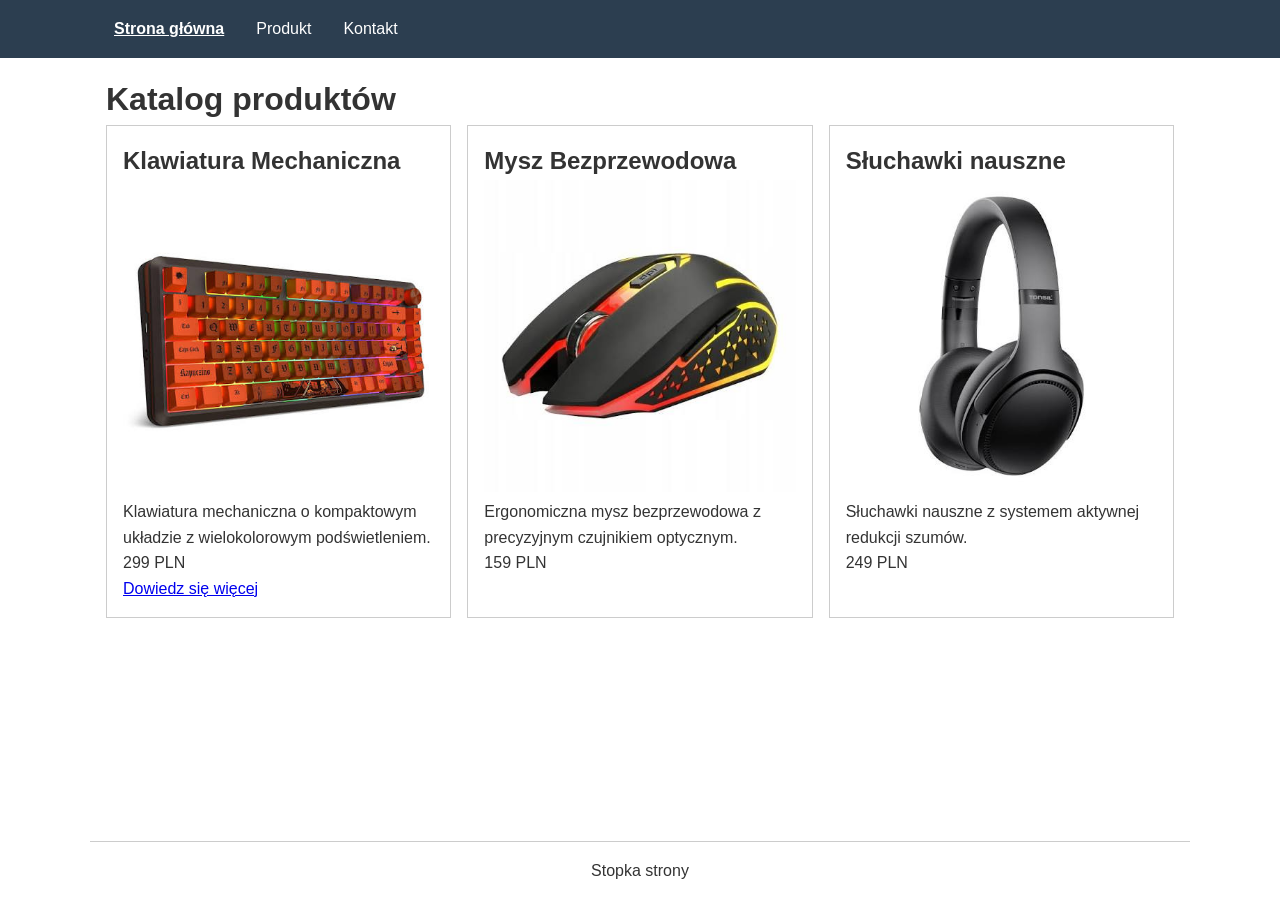
<file: lab1/index.html>
<!DOCTYPE html>
<html lang="pl">
<head>
    <meta charset="UTF-8">
    <meta name="viewport" content="width=device-width, initial-scale=1.0">
    <title>Sklep - Strona Główna</title>
    <link rel="stylesheet" href="css/style.css">
</head>
<body>

    <header>
        <nav>
            <ul>
                <li><a href="index.html" aria-current="page">Strona główna</a></li>
                <li><a href="produkt.html">Produkt</a></li>
                <li><a href="kontakt.html">Kontakt</a></li>
            </ul>
        </nav>
    </header>

    <main>
        <h1>Katalog produktów</h1>

        <div class="products-grid">
            
                <article class="product-card">
                    <h2>Klawiatura Mechaniczna</h2>
                    <img src="img/produkt1.jpg" alt="Zdjęcie produktu 1" width="600" height="400">
                    <p>Klawiatura mechaniczna o kompaktowym układzie z wielokolorowym podświetleniem.</p>
                    <p>299 PLN</p>
		    <a href="produkt.html">Dowiedz się więcej</a>
                </article>
            </a>

            <article class="product-card">
                <h2>Mysz Bezprzewodowa</h2>
                <img src="img/produkt2.jpg" alt="Zdjęcie produktu 2" width="600" height="400">
                <p>Ergonomiczna mysz bezprzewodowa z precyzyjnym czujnikiem optycznym.</p>
                <p>159 PLN</p>
            </article>

            <article class="product-card">
                <h2>Słuchawki nauszne</h2>
                <img src="img/produkt3.jpg" alt="Zdjęcie produktu 3" width="600" height="400">
                <p>Słuchawki nauszne z systemem aktywnej redukcji szumów.</p>
                <p>249 PLN</p>
            </article>
        </div>
    </main>

    <footer>
        <p>Stopka strony</p>
    </footer>

</body>
</html>
</file>
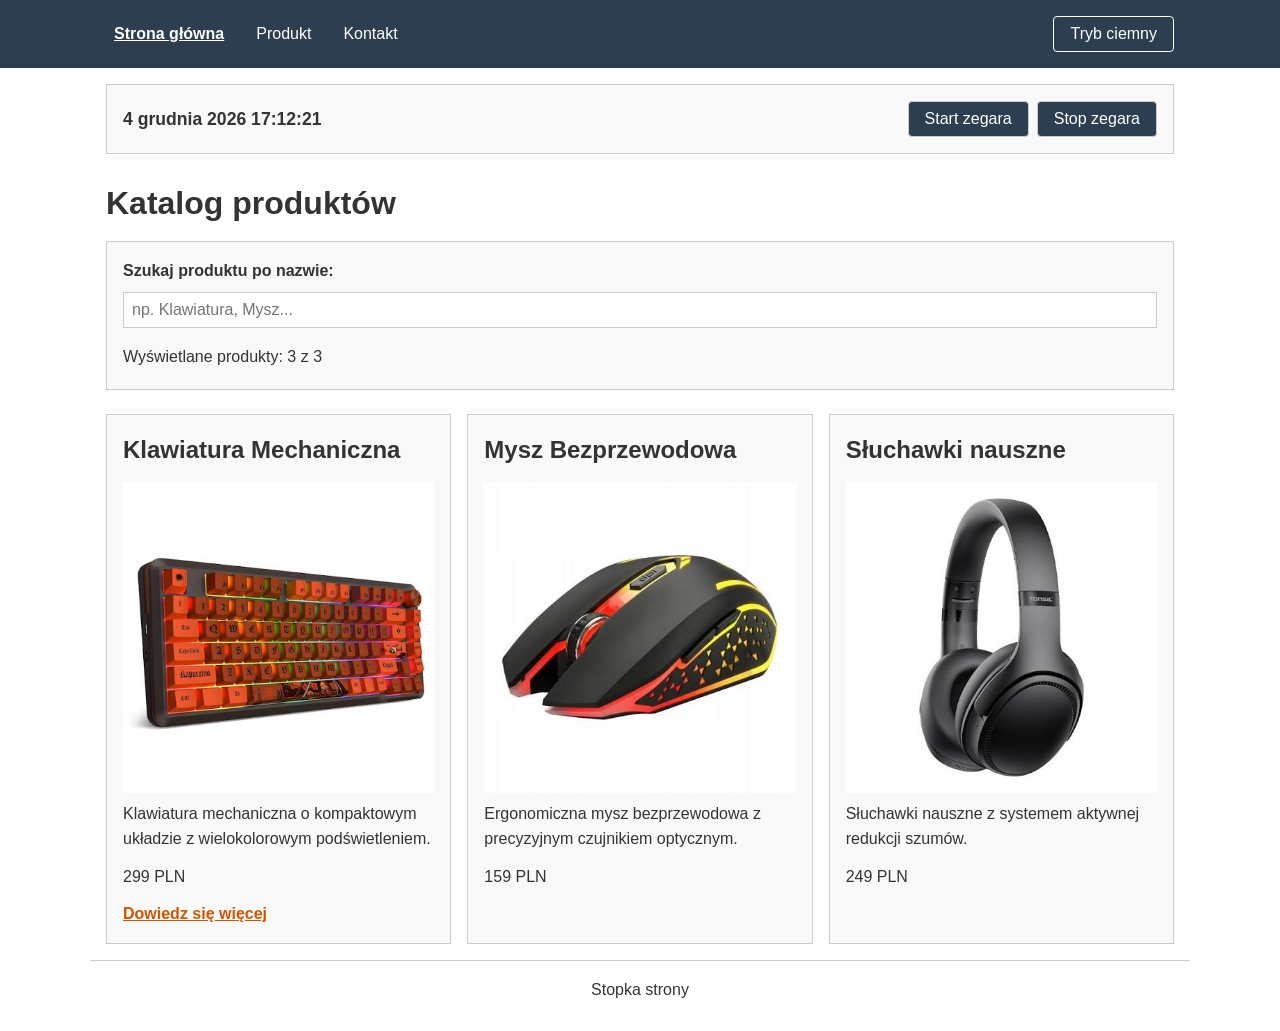
<file: lab2/index.html>
<!DOCTYPE html>
<html lang="pl" data-theme="light">
<head>
    <meta charset="UTF-8">
    <meta name="viewport" content="width=device-width, initial-scale=1.0">
    <title>Sklep - Strona Główna</title>
    <link rel="stylesheet" href="css/style.css">
    <script src="js/main.js" defer></script>
</head>
<body>

    <header>
        <nav>
            <ul>
                <li><a href="index.html" aria-current="page">Strona główna</a></li>
                <li><a href="produkt.html">Produkt</a></li>
                <li><a href="kontakt.html">Kontakt</a></li>
            </ul>
            <button type="button" id="theme-toggle" class="btn-theme" aria-pressed="false">Tryb ciemny</button>
        </nav>
    </header>

    <main>
        <section class="clock-panel" aria-label="Zegar i data">
            <p id="clock-display" class="clock-text">Ładowanie daty i czasu...</p>
            <div class="clock-controls">
                <button type="button" id="clock-start">Start zegara</button>
                <button type="button" id="clock-stop">Stop zegara</button>
            </div>
        </section>

        <h1>Katalog produktów</h1>

        <section class="search-panel" aria-label="Wyszukiwarka produktów">
            <div class="form-group">
                <label for="search-input">Szukaj produktu po nazwie:</label>
                <input type="search" id="search-input" placeholder="np. Klawiatura, Mysz...">
            </div>
            <div aria-live="polite" class="search-status">
                <p id="search-count">Wyświetlane produkty: 3 z 3</p>
                <p id="no-results" hidden>Brak produktów spełniających kryteria wyszukiwania.</p>
            </div>
        </section>

        <div class="products-grid" id="products-grid">
            <article class="product-card">
                <h2>Klawiatura Mechaniczna</h2>
                <img src="img/produkt1.jpg" alt="Zdjęcie produktu 1" width="600" height="400">
                <p>Klawiatura mechaniczna o kompaktowym układzie z wielokolorowym podświetleniem.</p>
                <p>299 PLN</p>
                <a href="produkt.html">Dowiedz się więcej</a>
            </article>

            <article class="product-card">
                <h2>Mysz Bezprzewodowa</h2>
                <img src="img/produkt2.jpg" alt="Zdjęcie produktu 2" width="600" height="400">
                <p>Ergonomiczna mysz bezprzewodowa z precyzyjnym czujnikiem optycznym.</p>
                <p>159 PLN</p>
            </article>

            <article class="product-card">
                <h2>Słuchawki nauszne</h2>
                <img src="img/produkt3.jpg" alt="Zdjęcie produktu 3" width="600" height="400">
                <p>Słuchawki nauszne z systemem aktywnej redukcji szumów.</p>
                <p>249 PLN</p>
            </article>
        </div>
    </main>

    <footer>
        <p>Stopka strony</p>
    </footer>

</body>
</html>
</file>
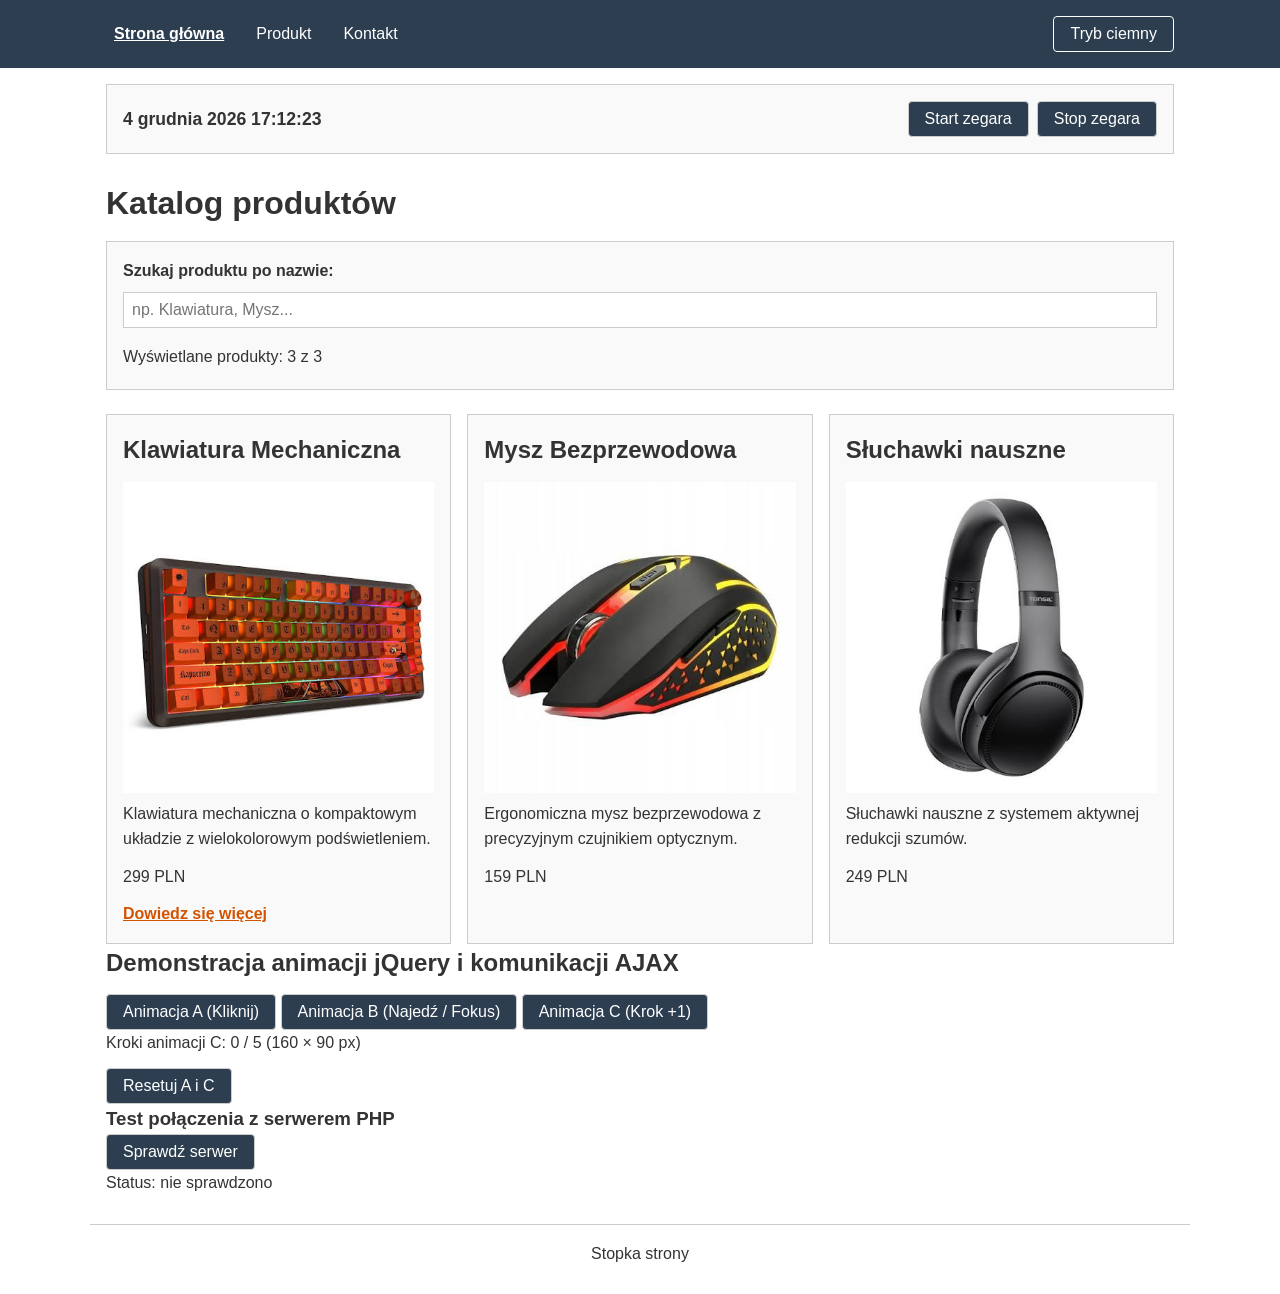
<file: lab3/index.html>
<!DOCTYPE html>
<html lang="pl" data-theme="light">
<head>
    <meta charset="UTF-8">
    <meta name="viewport" content="width=device-width, initial-scale=1.0">
    <title>Sklep - Strona Główna</title>
    <link rel="stylesheet" href="css/style.css">
    <script src="js/main.js" defer></script>
    <script src="vendor/jquery-4.0.0.min.js" defer></script>
    <script src="js/lab3.js" defer></script>
</head>
<body>

    <header>
        <nav>
            <ul>
                <li><a href="index.html" aria-current="page">Strona główna</a></li>
                <li><a href="produkt.html">Produkt</a></li>
                <li><a href="kontakt.html">Kontakt</a></li>
            </ul>
            <button type="button" id="theme-toggle" class="btn-theme" aria-pressed="false">Tryb ciemny</button>
        </nav>
    </header>

    <main>
        <section class="clock-panel" aria-label="Zegar i data">
            <p id="clock-display" class="clock-text">Ładowanie daty i czasu...</p>
            <div class="clock-controls">
                <button type="button" id="clock-start">Start zegara</button>
                <button type="button" id="clock-stop">Stop zegara</button>
            </div>
        </section>

        <h1>Katalog produktów</h1>

        <section class="search-panel" aria-label="Wyszukiwarka produktów">
            <div class="form-group">
                <label for="search-input">Szukaj produktu po nazwie:</label>
                <input type="search" id="search-input" placeholder="np. Klawiatura, Mysz...">
            </div>
            <div aria-live="polite" class="search-status">
                <p id="search-count">Wyświetlane produkty: 3 z 3</p>
                <p id="no-results" hidden>Brak produktów spełniających kryteria wyszukiwania.</p>
            </div>
        </section>

        <div class="products-grid" id="products-grid">
            <article class="product-card">
                <h2>Klawiatura Mechaniczna</h2>
                <img src="img/produkt1.jpg" alt="Zdjęcie produktu 1" width="600" height="400">
                <p>Klawiatura mechaniczna o kompaktowym układzie z wielokolorowym podświetleniem.</p>
                <p>299 PLN</p>
                <a href="produkt.html">Dowiedz się więcej</a>
            </article>

            <article class="product-card">
                <h2>Mysz Bezprzewodowa</h2>
                <img src="img/produkt2.jpg" alt="Zdjęcie produktu 2" width="600" height="400">
                <p>Ergonomiczna mysz bezprzewodowa z precyzyjnym czujnikiem optycznym.</p>
                <p>159 PLN</p>
            </article>

            <article class="product-card">
                <h2>Słuchawki nauszne</h2>
                <img src="img/produkt3.jpg" alt="Zdjęcie produktu 3" width="600" height="400">
                <p>Słuchawki nauszne z systemem aktywnej redukcji szumów.</p>
                <p>249 PLN</p>
            </article>
        </div>

        <section id="lab3-demo" class="lab3-section" aria-label="Demonstracja jQuery i AJAX">
            <h2>Demonstracja animacji jQuery i komunikacji AJAX</h2>

            <div class="anim-stage">
                <button type="button" id="anim-a" class="anim-box" aria-pressed="false">
                    Animacja A (Kliknij)
                </button>
                <button type="button" id="anim-b" class="anim-box">
                    Animacja B (Najedź / Fokus)
                </button>
                <button type="button" id="anim-c" class="anim-box">
                    Animacja C (Krok +1)
                </button>
            </div>

            <div class="lab3-controls">
                <p id="anim-c-status" role="status">Kroki animacji C: 0 / 5 (160 × 90 px)</p>
                <button type="button" id="reset-ac">Resetuj A i C</button>
            </div>

            <div class="ajax-panel">
                <h3>Test połączenia z serwerem PHP</h3>
                <button type="button" id="check-server">Sprawdź serwer</button>
                <p id="server-status" role="status">Status: nie sprawdzono</p>
            </div>
        </section>
    </main>

    <footer>
        <p>Stopka strony</p>
    </footer>

</body>
</html>
</file>
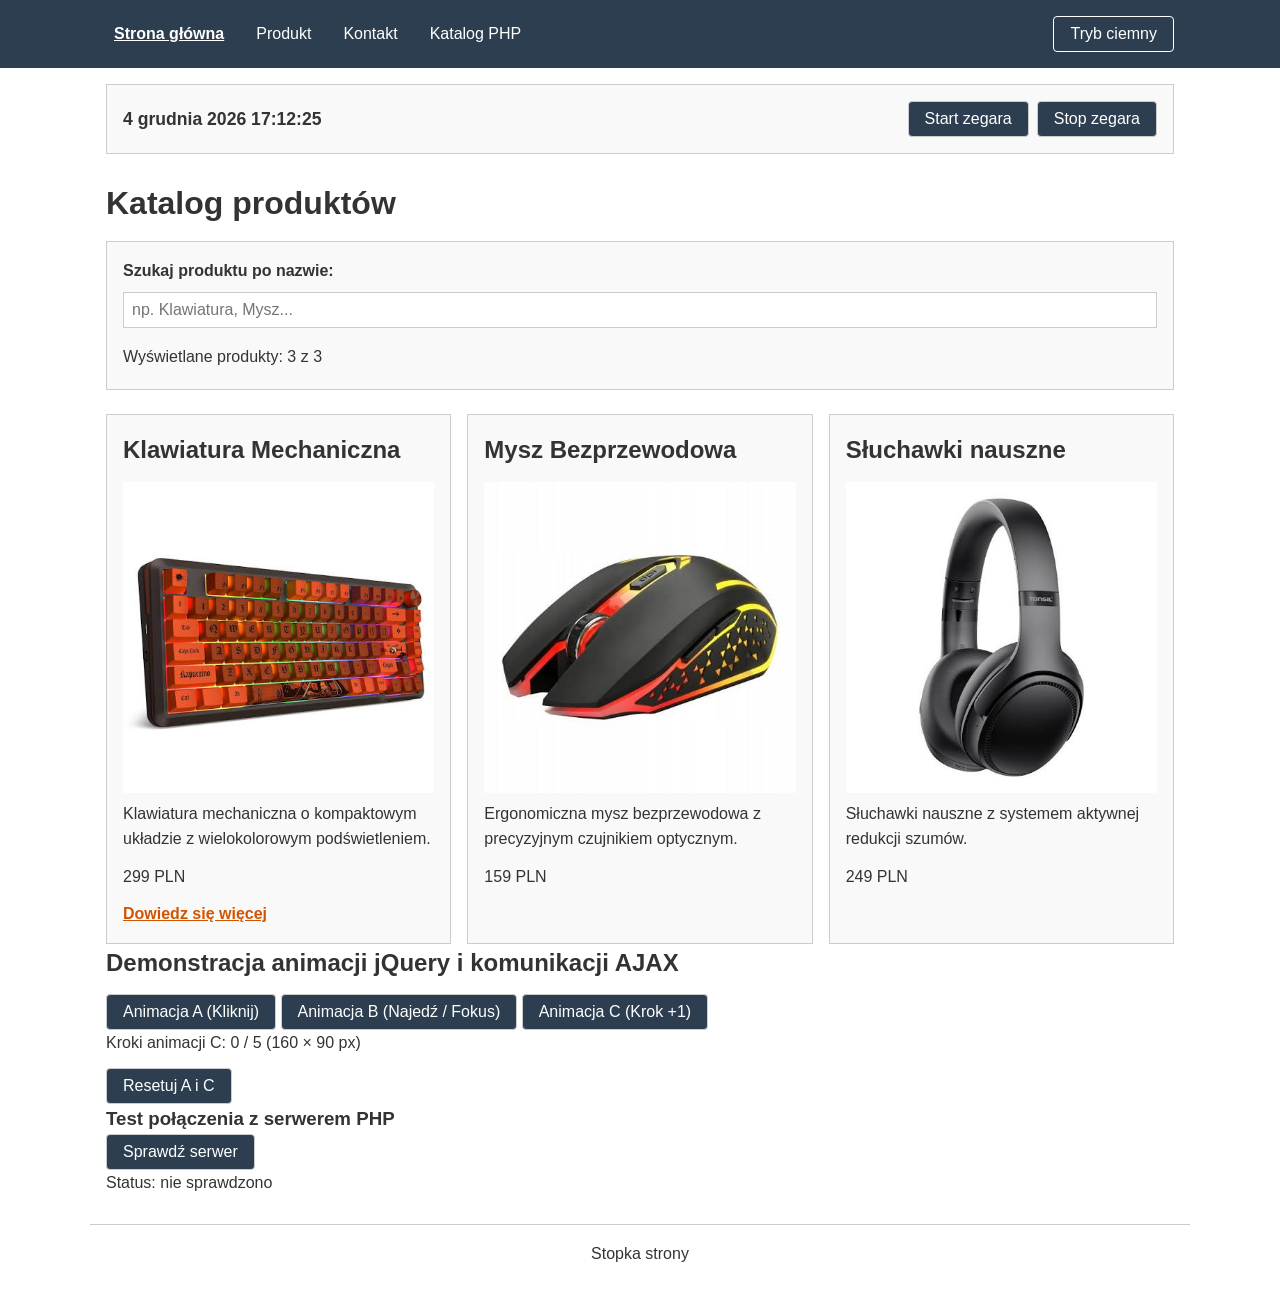
<file: lab4/index.html>
<!DOCTYPE html>
<html lang="pl" data-theme="light">
<head>
    <meta charset="UTF-8">
    <meta name="viewport" content="width=device-width, initial-scale=1.0">
    <title>Sklep - Strona Główna</title>
    <link rel="stylesheet" href="css/style.css">
    <script src="js/main.js" defer></script>
    <script src="vendor/jquery-4.0.0.min.js" defer></script>
    <script src="js/lab3.js" defer></script>
</head>
<body>

    <header>
        <nav>
            <ul>
                <li><a href="index.html" aria-current="page">Strona główna</a></li>
                <li><a href="html/produkt.html">Produkt</a></li>
                <li><a href="html/kontakt.html">Kontakt</a></li>
                <li><a href="lab4.php">Katalog PHP</a></li>
            </ul>
            <button type="button" id="theme-toggle" class="btn-theme" aria-pressed="false">Tryb ciemny</button>
        </nav>
    </header>

    <main>
        <section class="clock-panel" aria-label="Zegar i data">
            <p id="clock-display" class="clock-text">Ładowanie daty i czasu...</p>
            <div class="clock-controls">
                <button type="button" id="clock-start">Start zegara</button>
                <button type="button" id="clock-stop">Stop zegara</button>
            </div>
        </section>

        <h1>Katalog produktów</h1>

        <section class="search-panel" aria-label="Wyszukiwarka produktów">
            <div class="form-group">
                <label for="search-input">Szukaj produktu po nazwie:</label>
                <input type="search" id="search-input" placeholder="np. Klawiatura, Mysz...">
            </div>
            <div aria-live="polite" class="search-status">
                <p id="search-count">Wyświetlane produkty: 3 z 3</p>
                <p id="no-results" hidden>Brak produktów spełniających kryteria wyszukiwania.</p>
            </div>
        </section>

        <div class="products-grid" id="products-grid">
            <article class="product-card">
                <h2>Klawiatura Mechaniczna</h2>
                <img src="img/produkt1.jpg" alt="Zdjęcie produktu 1" width="600" height="400">
                <p>Klawiatura mechaniczna o kompaktowym układzie z wielokolorowym podświetleniem.</p>
                <p>299 PLN</p>
                <a href="html/produkt.html">Dowiedz się więcej</a>
            </article>

            <article class="product-card">
                <h2>Mysz Bezprzewodowa</h2>
                <img src="img/produkt2.jpg" alt="Zdjęcie produktu 2" width="600" height="400">
                <p>Ergonomiczna mysz bezprzewodowa z precyzyjnym czujnikiem optycznym.</p>
                <p>159 PLN</p>
            </article>

            <article class="product-card">
                <h2>Słuchawki nauszne</h2>
                <img src="img/produkt3.jpg" alt="Zdjęcie produktu 3" width="600" height="400">
                <p>Słuchawki nauszne z systemem aktywnej redukcji szumów.</p>
                <p>249 PLN</p>
            </article>
        </div>

        <section id="lab3-demo" class="lab3-section" aria-label="Demonstracja jQuery i AJAX">
            <h2>Demonstracja animacji jQuery i komunikacji AJAX</h2>

            <div class="anim-stage">
                <button type="button" id="anim-a" class="anim-box" aria-pressed="false">
                    Animacja A (Kliknij)
                </button>
                <button type="button" id="anim-b" class="anim-box">
                    Animacja B (Najedź / Fokus)
                </button>
                <button type="button" id="anim-c" class="anim-box">
                    Animacja C (Krok +1)
                </button>
            </div>

            <div class="lab3-controls">
                <p id="anim-c-status" role="status">Kroki animacji C: 0 / 5 (160 × 90 px)</p>
                <button type="button" id="reset-ac">Resetuj A i C</button>
            </div>

            <div class="ajax-panel">
                <h3>Test połączenia z serwerem PHP</h3>
                <button type="button" id="check-server">Sprawdź serwer</button>
                <p id="server-status" role="status">Status: nie sprawdzono</p>
            </div>
        </section>
    </main>

    <footer>
        <p>Stopka strony</p>
    </footer>

</body>
</html>
</file>
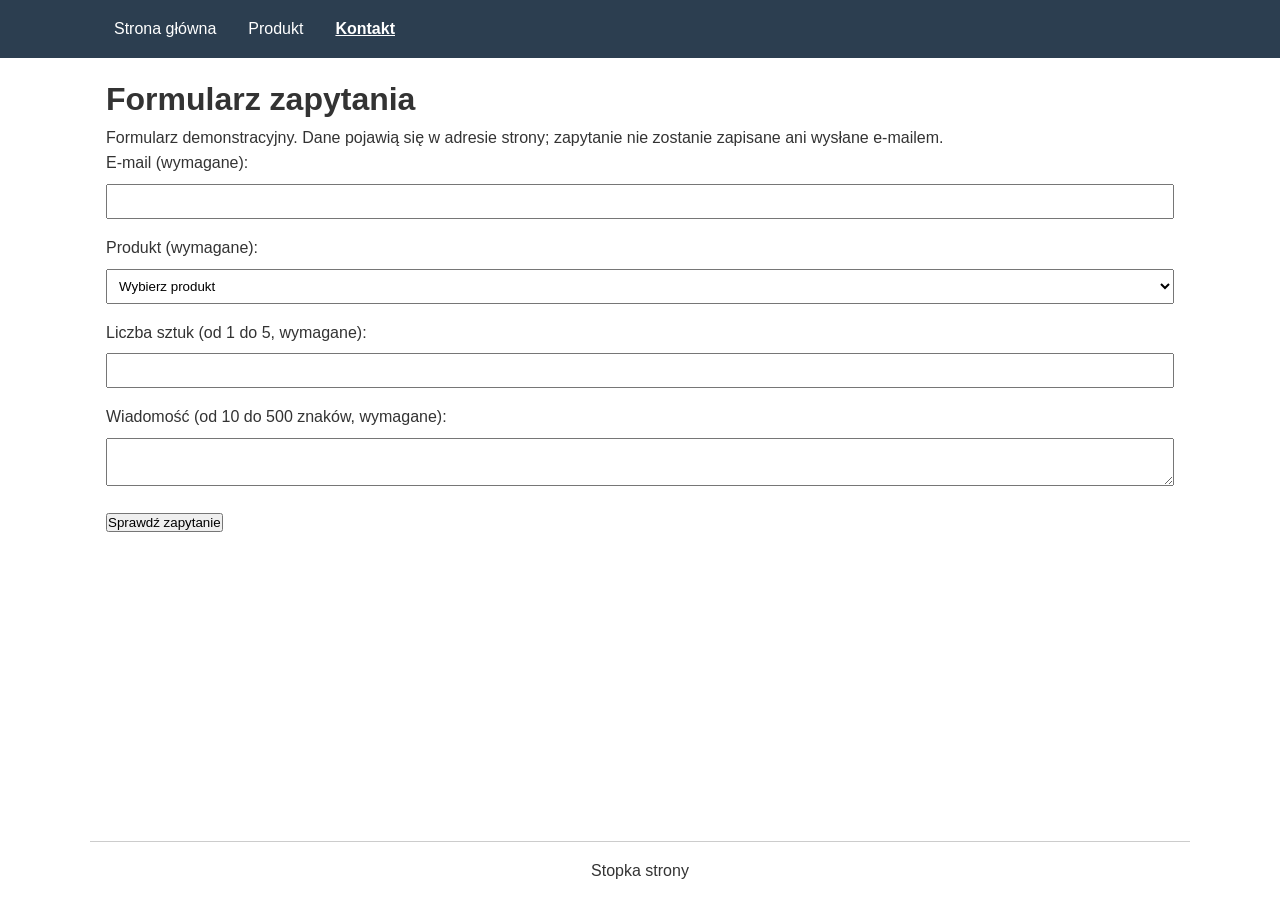
<file: lab1/kontakt.html>
<!DOCTYPE html>
<html lang="pl">
<head>
    <meta charset="UTF-8">
    <meta name="viewport" content="width=device-width, initial-scale=1.0">
    <title>Kontakt i Formularz</title>
    <link rel="stylesheet" href="css/style.css">
</head>
<body>

    <header>
        <nav>
            <ul>
                <li><a href="index.html">Strona główna</a></li>
                <li><a href="produkt.html">Produkt</a></li>
                <li><a href="kontakt.html" aria-current="page">Kontakt</a></li>
            </ul>
        </nav>
    </header>

    <main>
        <h1>Formularz zapytania</h1>

        <p>Formularz demonstracyjny. Dane pojawią się w adresie strony; zapytanie nie zostanie zapisane ani wysłane e-mailem.</p>

        <form action="kontakt.html" method="get" class="contact-form">
            <div class="form-group">
                <label for="email">E-mail (wymagane):</label>
                <input type="email" id="email" name="email" required>
            </div>

            <div class="form-group">
                <label for="produkt">Produkt (wymagane):</label>
                <select id="produkt" name="produkt" required>
                    <option value="">Wybierz produkt</option>
                    <option value="produkt1">Klawiatura mechaniczna</option>
                    <option value="produkt2">Mysz Bezprzewodowa</option>
                    <option value="produkt3">Słuchawki nauszne</option>
                </select>
            </div>

            <div class="form-group">
                <label for="ilosc">Liczba sztuk (od 1 do 5, wymagane):</label>
                <input type="number" id="ilosc" name="ilosc" min="1" max="5" step="1" required>
            </div>

            <div class="form-group">
                <label for="wiadomosc">Wiadomość (od 10 do 500 znaków, wymagane):</label>
                <textarea id="wiadomosc" name="wiadomosc" minlength="10" maxlength="500" required></textarea>
            </div>

            <button type="submit">Sprawdź zapytanie</button>
        </form>
    </main>

    <footer>
        <p>Stopka strony</p>
    </footer>

</body>
</html>
</file>
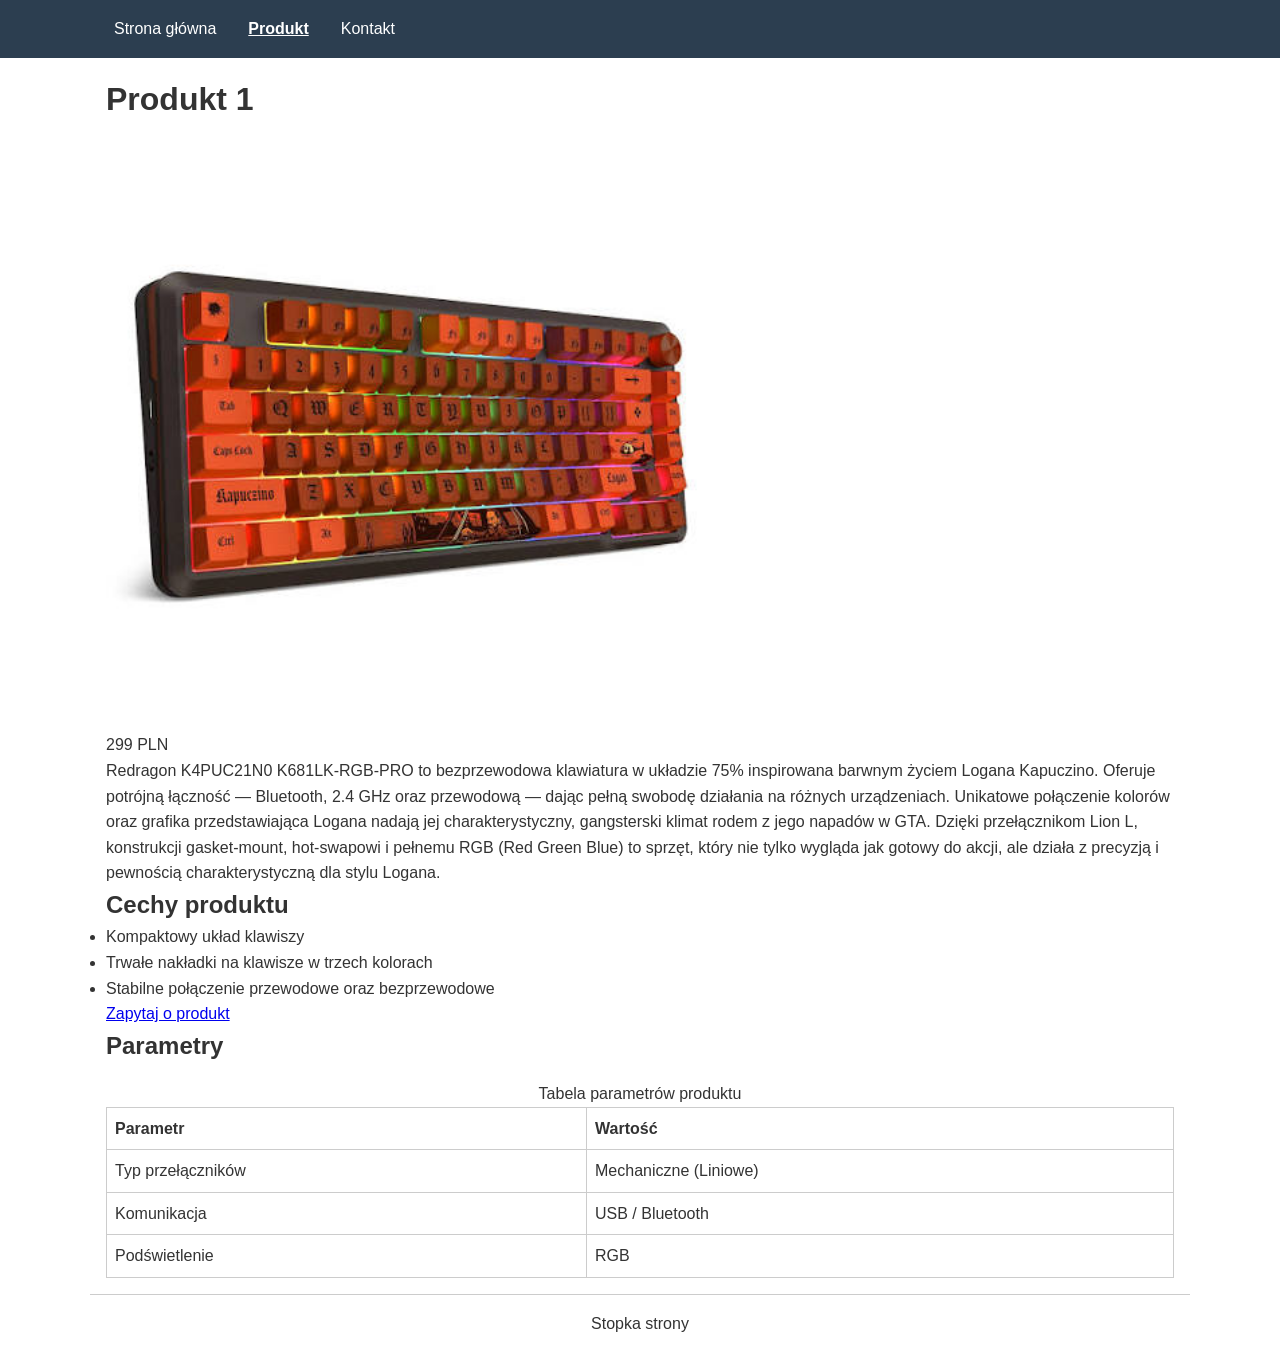
<file: lab1/produkt.html>
<!DOCTYPE html>
<html lang="pl">
<head>
    <meta charset="UTF-8">
    <meta name="viewport" content="width=device-width, initial-scale=1.0">
    <title>Szczegóły Produktu 1</title>
    <link rel="stylesheet" href="css/style.css">
</head>
<body>

    <header>
        <nav>
            <ul>
                <li><a href="index.html">Strona główna</a></li>
                <li><a href="produkt.html" aria-current="page">Produkt</a></li>
                <li><a href="kontakt.html">Kontakt</a></li>
            </ul>
        </nav>
    </header>

    <main>
        <h1>Produkt 1</h1>

        <img src="img/produkt1.jpg" alt="Zdjęcie produktu 1" width="600" height="400">
        <p>299 PLN</p>

        <p>Redragon K4PUC21N0 K681LK-RGB-PRO to bezprzewodowa klawiatura w układzie 75% inspirowana barwnym życiem Logana Kapuczino. Oferuje potrójną łączność — Bluetooth, 2.4 GHz oraz przewodową — dając pełną swobodę działania na różnych urządzeniach. Unikatowe połączenie kolorów oraz grafika przedstawiająca Logana nadają jej charakterystyczny, gangsterski klimat rodem z jego napadów w GTA. Dzięki przełącznikom Lion L, konstrukcji gasket-mount, hot-swapowi i pełnemu RGB (Red Green Blue) to sprzęt, który nie tylko wygląda jak gotowy do akcji, ale działa z precyzją i pewnością charakterystyczną dla stylu Logana.</p>

<h2>Cechy produktu</h2>
        <ul>
            <li>Kompaktowy układ klawiszy </li>
            <li>Trwałe nakładki na klawisze w trzech kolorach</li>
            <li>Stabilne połączenie przewodowe oraz bezprzewodowe</li>
        </ul>
        <a href="kontakt.html">Zapytaj o produkt</a>

<h2>Parametry</h2>
        <table>
            <caption>Tabela parametrów produktu</caption>
            <thead>
                <tr>
                    <th scope="col">Parametr</th>
                    <th scope="col">Wartość</th>
                </tr>
            </thead>
            <tbody>
                <tr>
                    <td>Typ przełączników</td>
                    <td>Mechaniczne (Liniowe)</td>
                </tr>
                <tr>
                    <td>Komunikacja</td>
                    <td>USB / Bluetooth</td>
                </tr>
                <tr>
                    <td>Podświetlenie</td>
                    <td>RGB</td>
                </tr>
            </tbody>
        </table>
    </main>

    <footer>
        <p>Stopka strony</p>
    </footer>

</body>
</html>
</file>
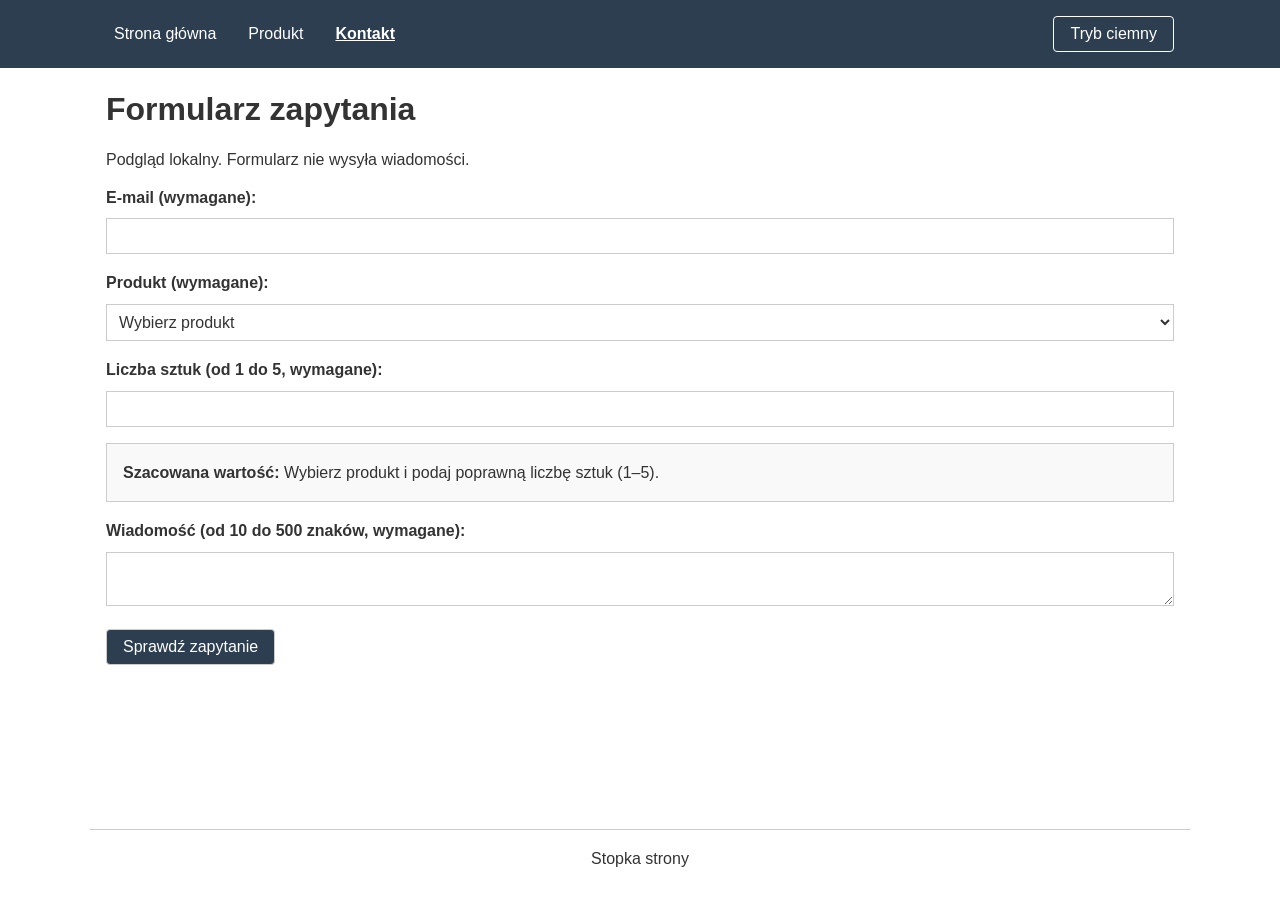
<file: lab2/kontakt.html>
<!DOCTYPE html>
<html lang="pl" data-theme="light">
<head>
    <meta charset="UTF-8">
    <meta name="viewport" content="width=device-width, initial-scale=1.0">
    <title>Kontakt i Formularz</title>
    <link rel="stylesheet" href="css/style.css">
    <script src="js/main.js" defer></script>
</head>
<body>

    <header>
        <nav>
            <ul>
                <li><a href="index.html">Strona główna</a></li>
                <li><a href="produkt.html">Produkt</a></li>
                <li><a href="kontakt.html" aria-current="page">Kontakt</a></li>
            </ul>
            <button type="button" id="theme-toggle" class="btn-theme" aria-pressed="false">Tryb ciemny</button>
        </nav>
    </header>

    <main>
        <h1>Formularz zapytania</h1>

        <p>Podgląd lokalny. Formularz nie wysyła wiadomości.</p>

        <form action="kontakt.html" method="get" class="contact-form" id="contact-form">
            <div class="form-group">
                <label for="email">E-mail (wymagane):</label>
                <input type="email" id="email" name="email" required>
            </div>

            <div class="form-group">
                <label for="produkt">Produkt (wymagane):</label>
                <select id="produkt" name="produkt" required>
                    <option value="">Wybierz produkt</option>
                    <option value="produkt1">Klawiatura mechaniczna (299,00 zł)</option>
                    <option value="produkt2">Mysz Bezprzewodowa (159,00 zł)</option>
                    <option value="produkt3">Słuchawki nauszne (249,00 zł)</option>
                </select>
            </div>

            <div class="form-group">
                <label for="ilosc">Liczba sztuk (od 1 do 5, wymagane):</label>
                <input type="number" id="ilosc" name="ilosc" min="1" max="5" step="1" required>
            </div>

            <div class="price-box" aria-live="polite">
                <strong>Szacowana wartość:</strong>
                <span id="price-preview">Wybierz produkt i podaj poprawną liczbę sztuk (1–5).</span>
            </div>

            <div class="form-group">
                <label for="wiadomosc">Wiadomość (od 10 do 500 znaków, wymagane):</label>
                <textarea id="wiadomosc" name="wiadomosc" minlength="10" maxlength="500" required></textarea>
                <p id="wiadomosc-error" class="error-message" hidden></p>
            </div>

            <button type="submit">Sprawdź zapytanie</button>
        </form>

        <section id="order-summary" class="summary-box" aria-live="polite" hidden>
            <h2>Podsumowanie zapytania (podgląd lokalny)</h2>
            <p><strong>Produkt:</strong> <span id="summary-product"></span></p>
            <p><strong>Ilość:</strong> <span id="summary-quantity"></span></p>
            <p><strong>Wartość całkowita:</strong> <span id="summary-total"></span></p>
            <p><strong>Treść wiadomości:</strong></p>
            <blockquote id="summary-message" class="summary-quote"></blockquote>
        </section>
    </main>

    <footer>
        <p>Stopka strony</p>
    </footer>

</body>
</html>
</file>
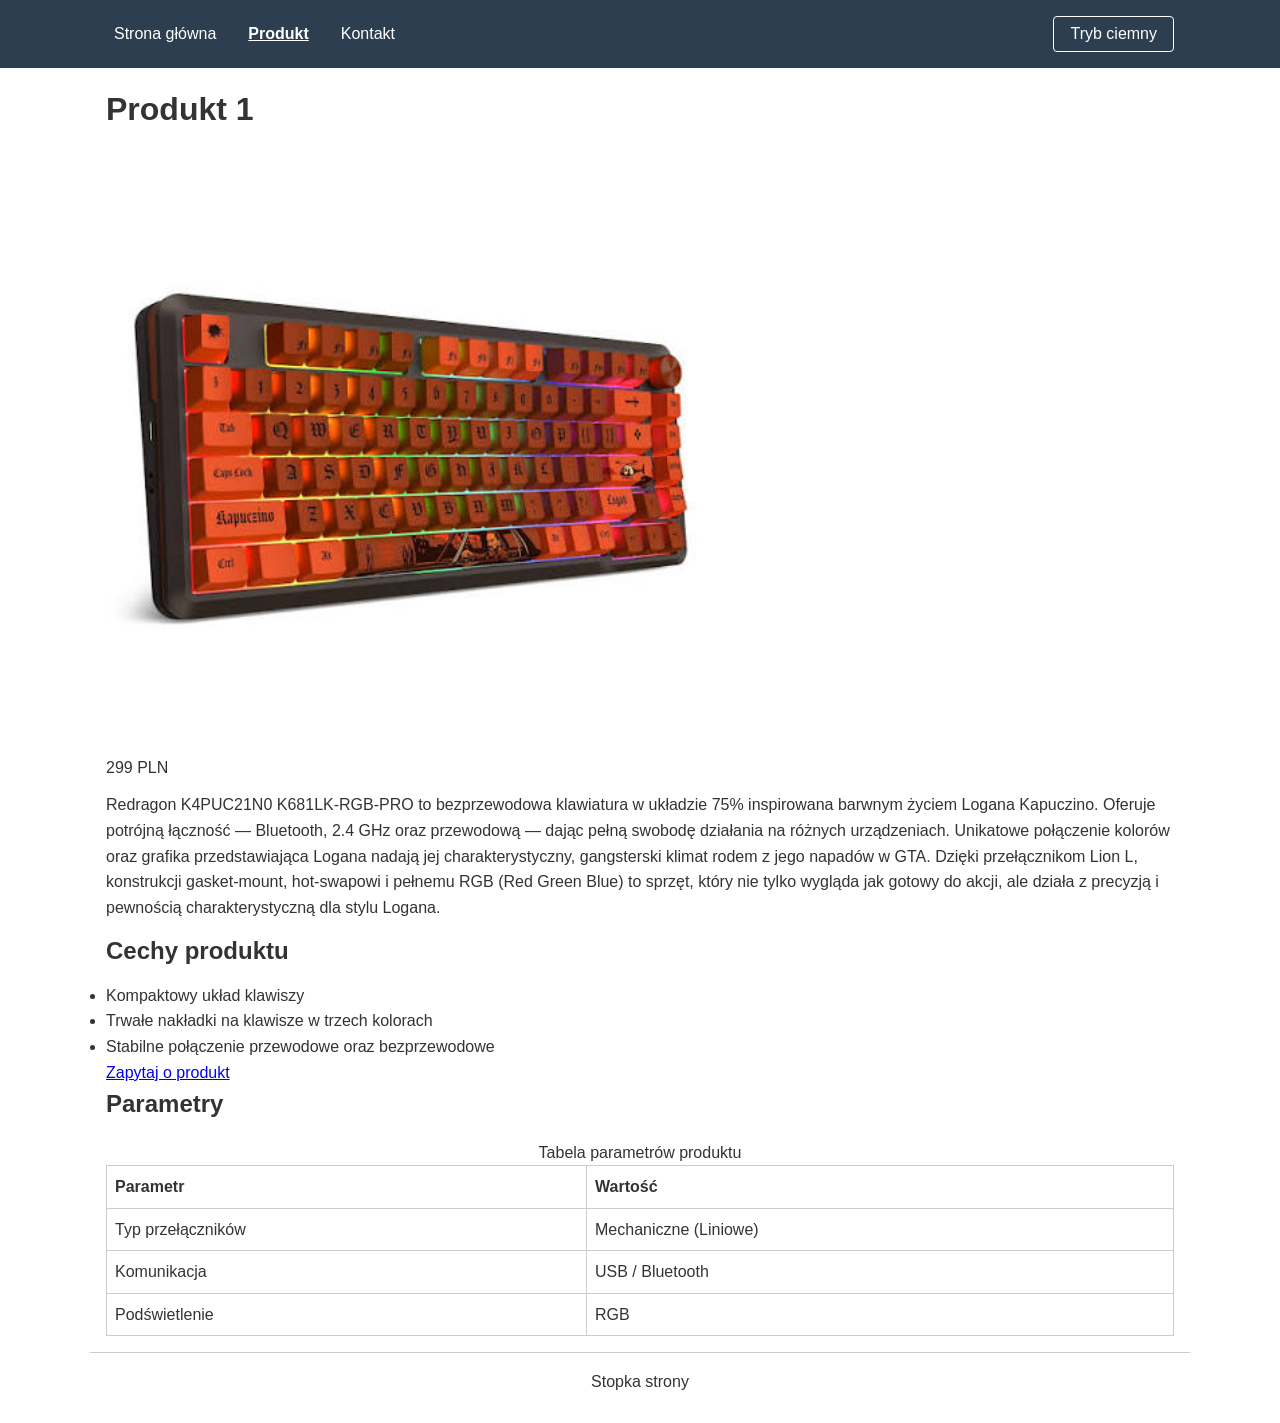
<file: lab2/produkt.html>
<!DOCTYPE html>
<html lang="pl" data-theme="light">
<head>
    <meta charset="UTF-8">
    <meta name="viewport" content="width=device-width, initial-scale=1.0">
    <title>Szczegóły Produktu 1</title>
    <link rel="stylesheet" href="css/style.css">
    <script src="js/main.js" defer></script>
</head>
<body>

    <header>
        <nav>
            <ul>
                <li><a href="index.html">Strona główna</a></li>
                <li><a href="produkt.html" aria-current="page">Produkt</a></li>
                <li><a href="kontakt.html">Kontakt</a></li>
            </ul>
            <button type="button" id="theme-toggle" class="btn-theme" aria-pressed="false">Tryb ciemny</button>
        </nav>
    </header>

    <main>
        <h1>Produkt 1</h1>

        <img src="img/produkt1.jpg" alt="Zdjęcie produktu 1" width="600" height="400">
        <p>299 PLN</p>

        <p>Redragon K4PUC21N0 K681LK-RGB-PRO to bezprzewodowa klawiatura w układzie 75%
             inspirowana barwnym życiem Logana Kapuczino. 
            Oferuje potrójną łączność — Bluetooth, 2.4 GHz oraz przewodową — dając pełną swobodę działania na
             różnych urządzeniach. Unikatowe połączenie kolorów oraz grafika
             przedstawiająca Logana nadają jej charakterystyczny, 
             gangsterski klimat rodem z jego napadów w GTA. Dzięki przełącznikom Lion L,
              konstrukcji gasket-mount, hot-swapowi i pełnemu RGB (Red Green Blue) to sprzęt, 
              który nie tylko wygląda jak gotowy do akcji,
               ale działa z precyzją i pewnością charakterystyczną dla stylu Logana.</p>

        <h2>Cechy produktu</h2>
        <ul>
            <li>Kompaktowy układ klawiszy</li>
            <li>Trwałe nakładki na klawisze w trzech kolorach</li>
            <li>Stabilne połączenie przewodowe oraz bezprzewodowe</li>
        </ul>
        <a href="kontakt.html">Zapytaj o produkt</a>

        <h2>Parametry</h2>
        <table>
            <caption>Tabela parametrów produktu</caption>
            <thead>
                <tr>
                    <th scope="col">Parametr</th>
                    <th scope="col">Wartość</th>
                </tr>
            </thead>
            <tbody>
                <tr>
                    <td>Typ przełączników</td>
                    <td>Mechaniczne (Liniowe)</td>
                </tr>
                <tr>
                    <td>Komunikacja</td>
                    <td>USB / Bluetooth</td>
                </tr>
                <tr>
                    <td>Podświetlenie</td>
                    <td>RGB</td>
                </tr>
            </tbody>
        </table>
    </main>

    <footer>
        <p>Stopka strony</p>
    </footer>

</body>
</html>
</file>
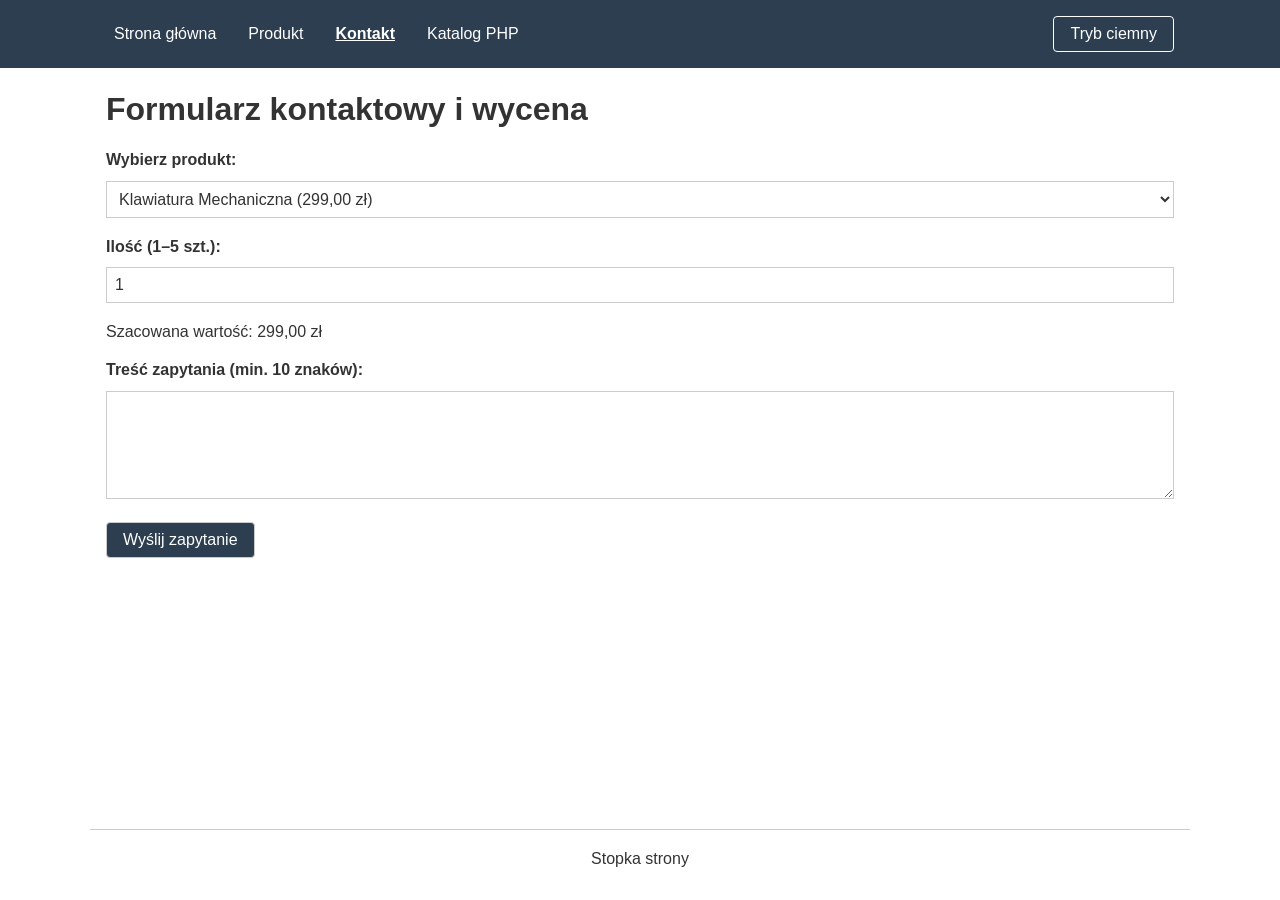
<file: lab4/html/kontakt.html>
<!DOCTYPE html>
<html lang="pl" data-theme="light">
<head>
    <meta charset="UTF-8">
    <meta name="viewport" content="width=device-width, initial-scale=1.0">
    <title>Sklep - Kontakt i zapytanie</title>
    <link rel="stylesheet" href="../css/style.css">
    <script src="../js/main.js" defer></script>
</head>
<body>

    <header>
        <nav>
            <ul>
                <li><a href="../index.html">Strona główna</a></li>
                <li><a href="produkt.html">Produkt</a></li>
                <li><a href="kontakt.html" aria-current="page">Kontakt</a></li>
                <li><a href="../lab4.php">Katalog PHP</a></li>
            </ul>
            <button type="button" id="theme-toggle" class="btn-theme" aria-pressed="false">Tryb ciemny</button>
        </nav>
    </header>

    <main>
        <h1>Formularz kontaktowy i wycena</h1>

        <form id="order-form" novalidate>
            <div class="form-group">
                <label for="produkt-select">Wybierz produkt:</label>
                <select id="produkt-select" name="produkt">
                    <option value="klawiatura">Klawiatura Mechaniczna (299,00 zł)</option>
                    <option value="mysz">Mysz Bezprzewodowa (159,00 zł)</option>
                    <option value="sluchawki">Słuchawki nauszne (249,00 zł)</option>
                </select>
            </div>

            <div class="form-group">
                <label for="ilosc">Ilość (1–5 szt.):</label>
                <input type="number" id="ilosc" name="ilosc" min="1" max="5" step="1" value="1" required>
            </div>

            <p id="price-preview" class="price-preview" aria-live="polite">Szacowana wartość: 299,00 zł</p>

            <div class="form-group">
                <label for="wiadomosc">Treść zapytania (min. 10 znaków):</label>
                <textarea id="wiadomosc" name="wiadomosc" rows="5" required></textarea>
                <p id="wiadomosc-error" class="field-error" role="alert" hidden></p>
            </div>

            <button type="submit">Wyślij zapytanie</button>
        </form>

        <section id="order-summary" class="order-summary" aria-live="polite" hidden>
            <h2>Podsumowanie zapytania</h2>
            <p><strong>Produkt:</strong> <span id="summary-product"></span></p>
            <p><strong>Ilość:</strong> <span id="summary-quantity"></span></p>
            <p><strong>Wartość całkowita:</strong> <span id="summary-total"></span></p>
            <p><strong>Wiadomość:</strong> <span id="summary-message"></span></p>
        </section>
    </main>

    <footer>
        <p>Stopka strony</p>
    </footer>

</body>
</html>
</file>
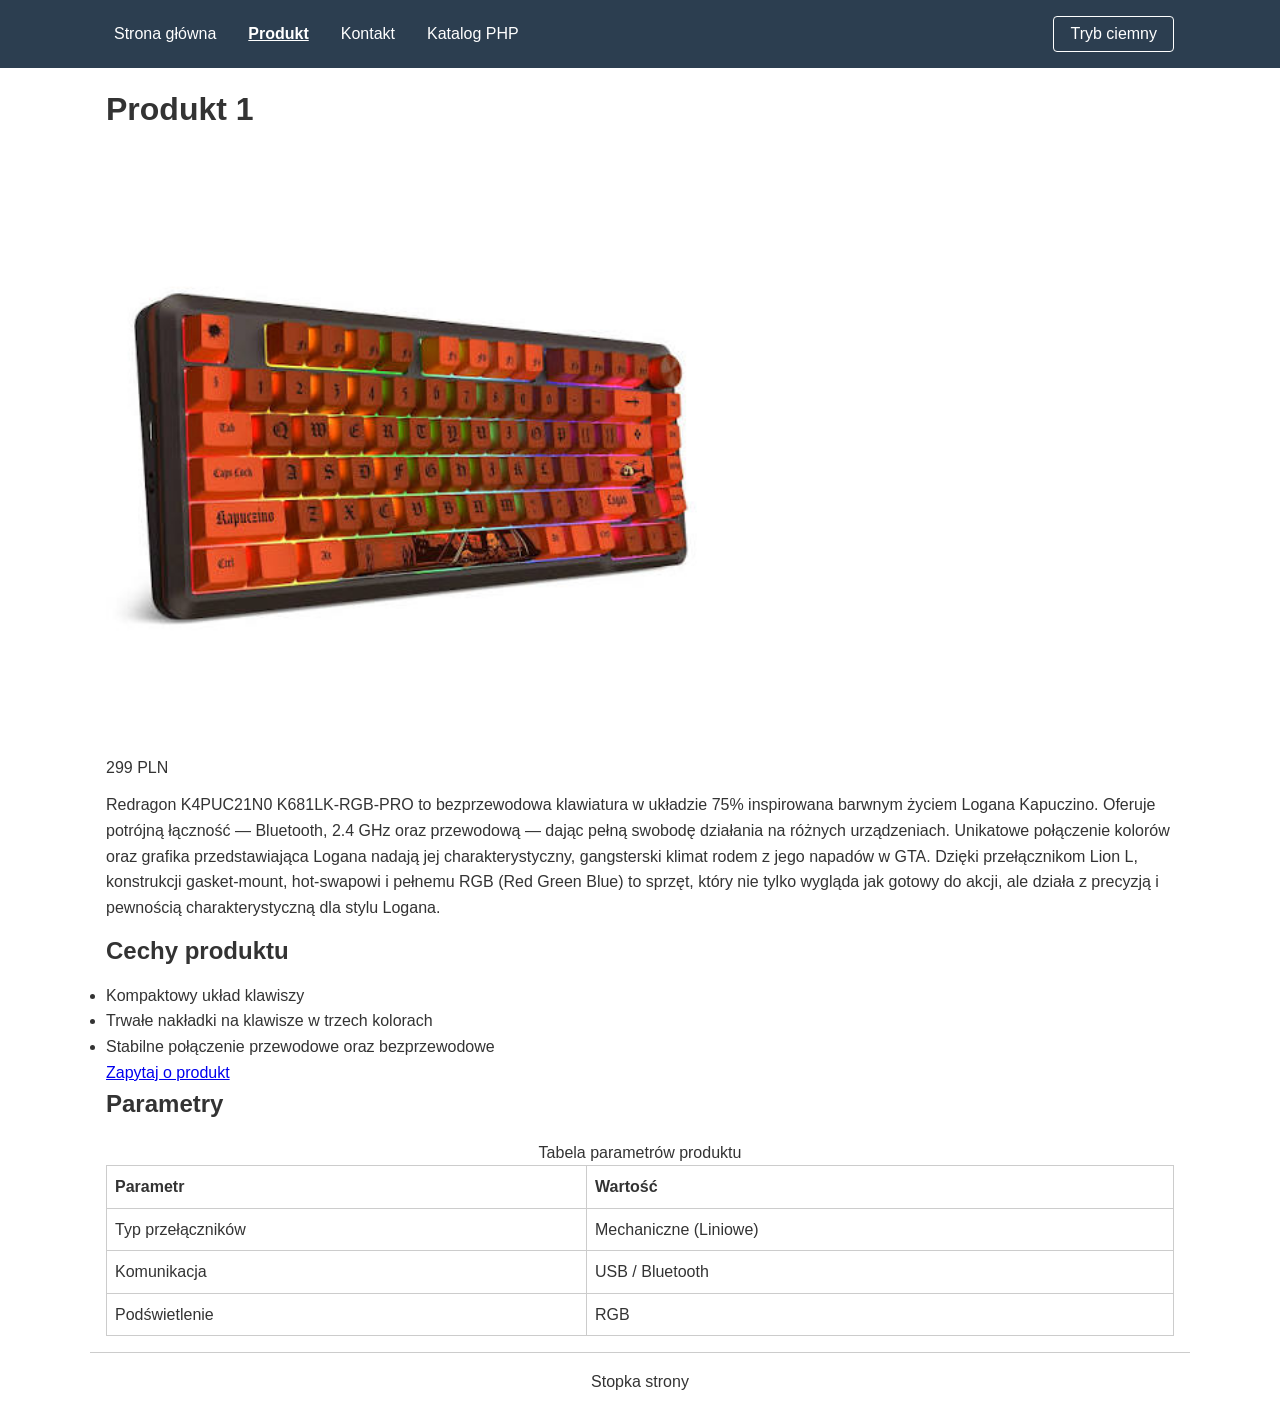
<file: lab4/html/produkt.html>
<!DOCTYPE html>
<html lang="pl" data-theme="light">
<head>
    <meta charset="UTF-8">
    <meta name="viewport" content="width=device-width, initial-scale=1.0">
    <title>Szczegóły Produktu 1</title>
    <link rel="stylesheet" href="../css/style.css">
    <script src="../js/main.js" defer></script>
</head>
<body>

    <header>
        <nav>
            <ul>
                <li><a href="/..index.html">Strona główna</a></li>
                <li><a href="produkt.html" aria-current="page">Produkt</a></li>
                <li><a href="kontakt.html">Kontakt</a></li>
                <li><a href="../lab4.php">Katalog PHP</a></li>
            </ul>
            <button type="button" id="theme-toggle" class="btn-theme" aria-pressed="false">Tryb ciemny</button>
        </nav>
    </header>

    <main>
        <h1>Produkt 1</h1>

        <img src="../img/produkt1.jpg" alt="Zdjęcie produktu 1" width="600" height="400">
        <p>299 PLN</p>

        <p>Redragon K4PUC21N0 K681LK-RGB-PRO to bezprzewodowa klawiatura w układzie 75%
             inspirowana barwnym życiem Logana Kapuczino. 
            Oferuje potrójną łączność — Bluetooth, 2.4 GHz oraz przewodową — dając pełną swobodę działania na
             różnych urządzeniach. Unikatowe połączenie kolorów oraz grafika
             przedstawiająca Logana nadają jej charakterystyczny, 
             gangsterski klimat rodem z jego napadów w GTA. Dzięki przełącznikom Lion L,
              konstrukcji gasket-mount, hot-swapowi i pełnemu RGB (Red Green Blue) to sprzęt, 
              który nie tylko wygląda jak gotowy do akcji,
               ale działa z precyzją i pewnością charakterystyczną dla stylu Logana.</p>

        <h2>Cechy produktu</h2>
        <ul>
            <li>Kompaktowy układ klawiszy</li>
            <li>Trwałe nakładki na klawisze w trzech kolorach</li>
            <li>Stabilne połączenie przewodowe oraz bezprzewodowe</li>
        </ul>
        <a href="kontakt.html">Zapytaj o produkt</a>

        <h2>Parametry</h2>
        <table>
            <caption>Tabela parametrów produktu</caption>
            <thead>
                <tr>
                    <th scope="col">Parametr</th>
                    <th scope="col">Wartość</th>
                </tr>
            </thead>
            <tbody>
                <tr>
                    <td>Typ przełączników</td>
                    <td>Mechaniczne (Liniowe)</td>
                </tr>
                <tr>
                    <td>Komunikacja</td>
                    <td>USB / Bluetooth</td>
                </tr>
                <tr>
                    <td>Podświetlenie</td>
                    <td>RGB</td>
                </tr>
            </tbody>
        </table>
    </main>

    <footer>
        <p>Stopka strony</p>
    </footer>

</body>
</html>
</file>
<file: lab1/css/style.css>
:root {
    --primary-color: #2c3e50;
    --accent-color: #d35400;
}

* {
    box-sizing: border-box;
    margin: 0;
    padding: 0;
}

body {
    font-family: sans-serif;
    line-height: 1.6;
    color: #333;
    display: flex;
    flex-direction: column;
    min-height: 100vh;
}

header, main, footer {
    width: 100%;
}

header nav, main, footer {
    max-width: 1100px;
    margin: 0 auto;
    padding: 1rem;
}

header {
    background-color: var(--primary-color);
    color: #fff;
}

nav ul {
    list-style: none;
    display: flex;
    flex-wrap: wrap;
    gap: 1rem;
}

nav a {
    color: #fff;
    text-decoration: none;
    padding: 0.5rem;
}

nav a[aria-current="page"] {
    font-weight: bold;
    text-decoration: underline;
}

main {
    flex: 1;
}

img {
    max-width: 100%;
    height: auto;
}

.products-grid {
    display: grid;
    grid-template-columns: 1fr;
    gap: 1rem;
}

.product-card {
    border: 1px solid #ccc;
    padding: 1rem;
}

.contact-form {
    max-width: 100%;
}

.form-group {
    margin-bottom: 1rem;
}

.form-group label {
    display: block;
    margin-bottom: 0.5rem;
}

.form-group input,
.form-group select,
.form-group textarea {
    width: 100%;
    padding: 0.5rem;
}

table {
    width: 100%;
    border-collapse: collapse;
    margin-top: 1rem;
}

th, td {
    border: 1px solid #ccc;
    padding: 0.5rem;
    text-align: left;
}

a:focus-visible,
button:focus-visible,
input:focus-visible,
select:focus-visible,
textarea:focus-visible {
    outline: 3px solid var(--accent-color);
}

footer {
    text-align: center;
    border-top: 1px solid #ccc;
    margin-top: auto;
}

@media (min-width: 768px) {
    .products-grid {
        grid-template-columns: repeat(3, 1fr);
    }
}
</file>
<file: lab2/css/style.css>
:root {
    --primary-color: #2c3e50;
    --accent-color: #d35400;
    --bg-color: #ffffff;
    --text-color: #333333;
    --card-bg: #f9f9f9;
    --border-color: #cccccc;
    --input-bg: #ffffff;
    --input-text: #333333;
    --error-color: #c0392b;
    --btn-bg: #2c3e50;
    --btn-text: #ffffff;
}

[data-theme="dark"] {
    --primary-color: #1a252f;
    --accent-color: #f39c12;
    --bg-color: #121212;
    --text-color: #e0e0e0;
    --card-bg: #1e1e1e;
    --border-color: #444444;
    --input-bg: #2a2a2a;
    --input-text: #f0f0f0;
    --error-color: #ff6b6b;
    --btn-bg: #34495e;
    --btn-text: #ffffff;
}

[hidden] {
    display: none !important;
}

* {
    box-sizing: border-box;
    margin: 0;
    padding: 0;
}

body {
    font-family: sans-serif;
    line-height: 1.6;
    background-color: var(--bg-color);
    color: var(--text-color);
    display: flex;
    flex-direction: column;
    min-height: 100vh;
}

header, main, footer {
    width: 100%;
}

header nav, main, footer {
    max-width: 1100px;
    margin: 0 auto;
    padding: 1rem;
}

header {
    background-color: var(--primary-color);
    color: #fff;
}

header nav {
    display: flex;
    justify-content: space-between;
    align-items: center;
    flex-wrap: wrap;
    gap: 1rem;
}

nav ul {
    list-style: none;
    display: flex;
    flex-wrap: wrap;
    gap: 1rem;
}

nav a {
    color: #fff;
    text-decoration: none;
    padding: 0.5rem;
}

nav a[aria-current="page"] {
    font-weight: bold;
    text-decoration: underline;
}

button {
    background-color: var(--btn-bg);
    color: var(--btn-text);
    border: 1px solid var(--border-color);
    padding: 0.5rem 1rem;
    cursor: pointer;
    font-size: 1rem;
    border-radius: 4px;
}

button:hover {
    opacity: 0.9;
}

.btn-theme {
    background-color: transparent;
    border: 1px solid #ffffff;
    color: #ffffff;
}

main {
    flex: 1;
}

h1, h2 {
    margin-bottom: 0.75rem;
}

p {
    margin-bottom: 0.75rem;
}

img {
    max-width: 100%;
    height: auto;
}

.clock-panel {
    background-color: var(--card-bg);
    border: 1px solid var(--border-color);
    padding: 1rem;
    margin-bottom: 1.5rem;
    display: flex;
    justify-content: space-between;
    align-items: center;
    flex-wrap: wrap;
    gap: 1rem;
}

.clock-text {
    font-weight: bold;
    font-size: 1.1rem;
    margin-bottom: 0;
}

.clock-controls {
    display: flex;
    gap: 0.5rem;
}

.search-panel {
    background-color: var(--card-bg);
    border: 1px solid var(--border-color);
    padding: 1rem;
    margin-bottom: 1.5rem;
}

.search-status p {
    margin-bottom: 0.25rem;
}

.products-grid {
    display: grid;
    grid-template-columns: 1fr;
    gap: 1rem;
}

.product-card {
    background-color: var(--card-bg);
    border: 1px solid var(--border-color);
    padding: 1rem;
}

.product-card a {
    color: var(--accent-color);
    font-weight: bold;
}

.contact-form {
    max-width: 100%;
}

.form-group {
    margin-bottom: 1rem;
}

.form-group label {
    display: block;
    margin-bottom: 0.5rem;
    font-weight: bold;
}

.form-group input,
.form-group select,
.form-group textarea {
    width: 100%;
    padding: 0.5rem;
    background-color: var(--input-bg);
    color: var(--input-text);
    border: 1px solid var(--border-color);
    font-family: inherit;
    font-size: 1rem;
}

.price-box, .summary-box {
    background-color: var(--card-bg);
    border: 1px solid var(--border-color);
    padding: 1rem;
    margin: 1rem 0;
}

.error-message {
    color: var(--error-color);
    font-weight: bold;
    margin-top: 0.4rem;
}

.summary-quote {
    border-left: 3px solid var(--accent-color);
    padding-left: 0.75rem;
    white-space: pre-wrap;
    word-break: break-word;
}

table {
    width: 100%;
    border-collapse: collapse;
    margin-top: 1rem;
}

th, td {
    border: 1px solid var(--border-color);
    padding: 0.5rem;
    text-align: left;
}

a:focus-visible,
button:focus-visible,
input:focus-visible,
select:focus-visible,
textarea:focus-visible {
    outline: 3px solid var(--accent-color);
    outline-offset: 2px;
}

footer {
    text-align: center;
    border-top: 1px solid var(--border-color);
    margin-top: auto;
}

@media (min-width: 768px) {
    .products-grid {
        grid-template-columns: repeat(3, 1fr);
    }
}
</file>
<file: lab3/css/style.css>
:root {
    --primary-color: #2c3e50;
    --accent-color: #d35400;
    --bg-color: #ffffff;
    --text-color: #333333;
    --card-bg: #f9f9f9;
    --border-color: #cccccc;
    --input-bg: #ffffff;
    --input-text: #333333;
    --error-color: #c0392b;
    --btn-bg: #2c3e50;
    --btn-text: #ffffff;
}

[data-theme="dark"] {
    --primary-color: #1a252f;
    --accent-color: #f39c12;
    --bg-color: #121212;
    --text-color: #e0e0e0;
    --card-bg: #1e1e1e;
    --border-color: #444444;
    --input-bg: #2a2a2a;
    --input-text: #f0f0f0;
    --error-color: #ff6b6b;
    --btn-bg: #34495e;
    --btn-text: #ffffff;
}

[hidden] {
    display: none !important;
}

* {
    box-sizing: border-box;
    margin: 0;
    padding: 0;
}

body {
    font-family: sans-serif;
    line-height: 1.6;
    background-color: var(--bg-color);
    color: var(--text-color);
    display: flex;
    flex-direction: column;
    min-height: 100vh;
}

header, main, footer {
    width: 100%;
}

header nav, main, footer {
    max-width: 1100px;
    margin: 0 auto;
    padding: 1rem;
}

header {
    background-color: var(--primary-color);
    color: #fff;
}

header nav {
    display: flex;
    justify-content: space-between;
    align-items: center;
    flex-wrap: wrap;
    gap: 1rem;
}

nav ul {
    list-style: none;
    display: flex;
    flex-wrap: wrap;
    gap: 1rem;
}

nav a {
    color: #fff;
    text-decoration: none;
    padding: 0.5rem;
}

nav a[aria-current="page"] {
    font-weight: bold;
    text-decoration: underline;
}

button {
    background-color: var(--btn-bg);
    color: var(--btn-text);
    border: 1px solid var(--border-color);
    padding: 0.5rem 1rem;
    cursor: pointer;
    font-size: 1rem;
    border-radius: 4px;
}

button:hover {
    opacity: 0.9;
}

.btn-theme {
    background-color: transparent;
    border: 1px solid #ffffff;
    color: #ffffff;
}

main {
    flex: 1;
}

h1, h2 {
    margin-bottom: 0.75rem;
}

p {
    margin-bottom: 0.75rem;
}

img {
    max-width: 100%;
    height: auto;
}

.clock-panel {
    background-color: var(--card-bg);
    border: 1px solid var(--border-color);
    padding: 1rem;
    margin-bottom: 1.5rem;
    display: flex;
    justify-content: space-between;
    align-items: center;
    flex-wrap: wrap;
    gap: 1rem;
}

.clock-text {
    font-weight: bold;
    font-size: 1.1rem;
    margin-bottom: 0;
}

.clock-controls {
    display: flex;
    gap: 0.5rem;
}

.search-panel {
    background-color: var(--card-bg);
    border: 1px solid var(--border-color);
    padding: 1rem;
    margin-bottom: 1.5rem;
}

.search-status p {
    margin-bottom: 0.25rem;
}

.products-grid {
    display: grid;
    grid-template-columns: 1fr;
    gap: 1rem;
}

.product-card {
    background-color: var(--card-bg);
    border: 1px solid var(--border-color);
    padding: 1rem;
}

.product-card a {
    color: var(--accent-color);
    font-weight: bold;
}

.contact-form {
    max-width: 100%;
}

.form-group {
    margin-bottom: 1rem;
}

.form-group label {
    display: block;
    margin-bottom: 0.5rem;
    font-weight: bold;
}

.form-group input,
.form-group select,
.form-group textarea {
    width: 100%;
    padding: 0.5rem;
    background-color: var(--input-bg);
    color: var(--input-text);
    border: 1px solid var(--border-color);
    font-family: inherit;
    font-size: 1rem;
}

.price-box, .summary-box {
    background-color: var(--card-bg);
    border: 1px solid var(--border-color);
    padding: 1rem;
    margin: 1rem 0;
}

.error-message {
    color: var(--error-color);
    font-weight: bold;
    margin-top: 0.4rem;
}

.summary-quote {
    border-left: 3px solid var(--accent-color);
    padding-left: 0.75rem;
    white-space: pre-wrap;
    word-break: break-word;
}

table {
    width: 100%;
    border-collapse: collapse;
    margin-top: 1rem;
}

th, td {
    border: 1px solid var(--border-color);
    padding: 0.5rem;
    text-align: left;
}

a:focus-visible,
button:focus-visible,
input:focus-visible,
select:focus-visible,
textarea:focus-visible {
    outline: 3px solid var(--accent-color);
    outline-offset: 2px;
}

footer {
    text-align: center;
    border-top: 1px solid var(--border-color);
    margin-top: auto;
}

@media (min-width: 768px) {
    .products-grid {
        grid-template-columns: repeat(3, 1fr);
    }
}
</file>
<file: lab4/css/style.css>
:root {
    --primary-color: #2c3e50;
    --accent-color: #d35400;
    --bg-color: #ffffff;
    --text-color: #333333;
    --card-bg: #f9f9f9;
    --border-color: #cccccc;
    --input-bg: #ffffff;
    --input-text: #333333;
    --error-color: #c0392b;
    --btn-bg: #2c3e50;
    --btn-text: #ffffff;
}

[data-theme="dark"] {
    --primary-color: #1a252f;
    --accent-color: #f39c12;
    --bg-color: #121212;
    --text-color: #e0e0e0;
    --card-bg: #1e1e1e;
    --border-color: #444444;
    --input-bg: #2a2a2a;
    --input-text: #f0f0f0;
    --error-color: #ff6b6b;
    --btn-bg: #34495e;
    --btn-text: #ffffff;
}

[hidden] {
    display: none !important;
}

* {
    box-sizing: border-box;
    margin: 0;
    padding: 0;
}

body {
    font-family: sans-serif;
    line-height: 1.6;
    background-color: var(--bg-color);
    color: var(--text-color);
    display: flex;
    flex-direction: column;
    min-height: 100vh;
}

header, main, footer {
    width: 100%;
}

header nav, main, footer {
    max-width: 1100px;
    margin: 0 auto;
    padding: 1rem;
}

header {
    background-color: var(--primary-color);
    color: #fff;
}

header nav {
    display: flex;
    justify-content: space-between;
    align-items: center;
    flex-wrap: wrap;
    gap: 1rem;
}

nav ul {
    list-style: none;
    display: flex;
    flex-wrap: wrap;
    gap: 1rem;
}

nav a {
    color: #fff;
    text-decoration: none;
    padding: 0.5rem;
}

nav a[aria-current="page"] {
    font-weight: bold;
    text-decoration: underline;
}

button {
    background-color: var(--btn-bg);
    color: var(--btn-text);
    border: 1px solid var(--border-color);
    padding: 0.5rem 1rem;
    cursor: pointer;
    font-size: 1rem;
    border-radius: 4px;
}

button:hover {
    opacity: 0.9;
}

.btn-theme {
    background-color: transparent;
    border: 1px solid #ffffff;
    color: #ffffff;
}

main {
    flex: 1;
}

h1, h2 {
    margin-bottom: 0.75rem;
}

p {
    margin-bottom: 0.75rem;
}

img {
    max-width: 100%;
    height: auto;
}

.clock-panel {
    background-color: var(--card-bg);
    border: 1px solid var(--border-color);
    padding: 1rem;
    margin-bottom: 1.5rem;
    display: flex;
    justify-content: space-between;
    align-items: center;
    flex-wrap: wrap;
    gap: 1rem;
}

.clock-text {
    font-weight: bold;
    font-size: 1.1rem;
    margin-bottom: 0;
}

.clock-controls {
    display: flex;
    gap: 0.5rem;
}

.search-panel {
    background-color: var(--card-bg);
    border: 1px solid var(--border-color);
    padding: 1rem;
    margin-bottom: 1.5rem;
}

.search-status p {
    margin-bottom: 0.25rem;
}

.products-grid {
    display: grid;
    grid-template-columns: 1fr;
    gap: 1rem;
}

.product-card {
    background-color: var(--card-bg);
    border: 1px solid var(--border-color);
    padding: 1rem;
}

.product-card a {
    color: var(--accent-color);
    font-weight: bold;
}

.contact-form {
    max-width: 100%;
}

.form-group {
    margin-bottom: 1rem;
}

.form-group label {
    display: block;
    margin-bottom: 0.5rem;
    font-weight: bold;
}

.form-group input,
.form-group select,
.form-group textarea {
    width: 100%;
    padding: 0.5rem;
    background-color: var(--input-bg);
    color: var(--input-text);
    border: 1px solid var(--border-color);
    font-family: inherit;
    font-size: 1rem;
}

.price-box, .summary-box {
    background-color: var(--card-bg);
    border: 1px solid var(--border-color);
    padding: 1rem;
    margin: 1rem 0;
}

.error-message {
    color: var(--error-color);
    font-weight: bold;
    margin-top: 0.4rem;
}

.summary-quote {
    border-left: 3px solid var(--accent-color);
    padding-left: 0.75rem;
    white-space: pre-wrap;
    word-break: break-word;
}

table {
    width: 100%;
    border-collapse: collapse;
    margin-top: 1rem;
}

th, td {
    border: 1px solid var(--border-color);
    padding: 0.5rem;
    text-align: left;
}

a:focus-visible,
button:focus-visible,
input:focus-visible,
select:focus-visible,
textarea:focus-visible {
    outline: 3px solid var(--accent-color);
    outline-offset: 2px;
}

footer {
    text-align: center;
    border-top: 1px solid var(--border-color);
    margin-top: auto;
}

@media (min-width: 768px) {
    .products-grid {
        grid-template-columns: repeat(3, 1fr);
    }
}
.php-banner,
.session-panel,
.filter-panel,
.catalog-panel,
.order-panel {
    background-color: var(--card-bg);
    border: 1px solid var(--border-color);
    padding: 1rem;
    margin-bottom: 1.5rem;
}

.error-msg {
    color: #c62828;
    font-weight: bold;
    margin-top: 0.75rem;
}
</file>
